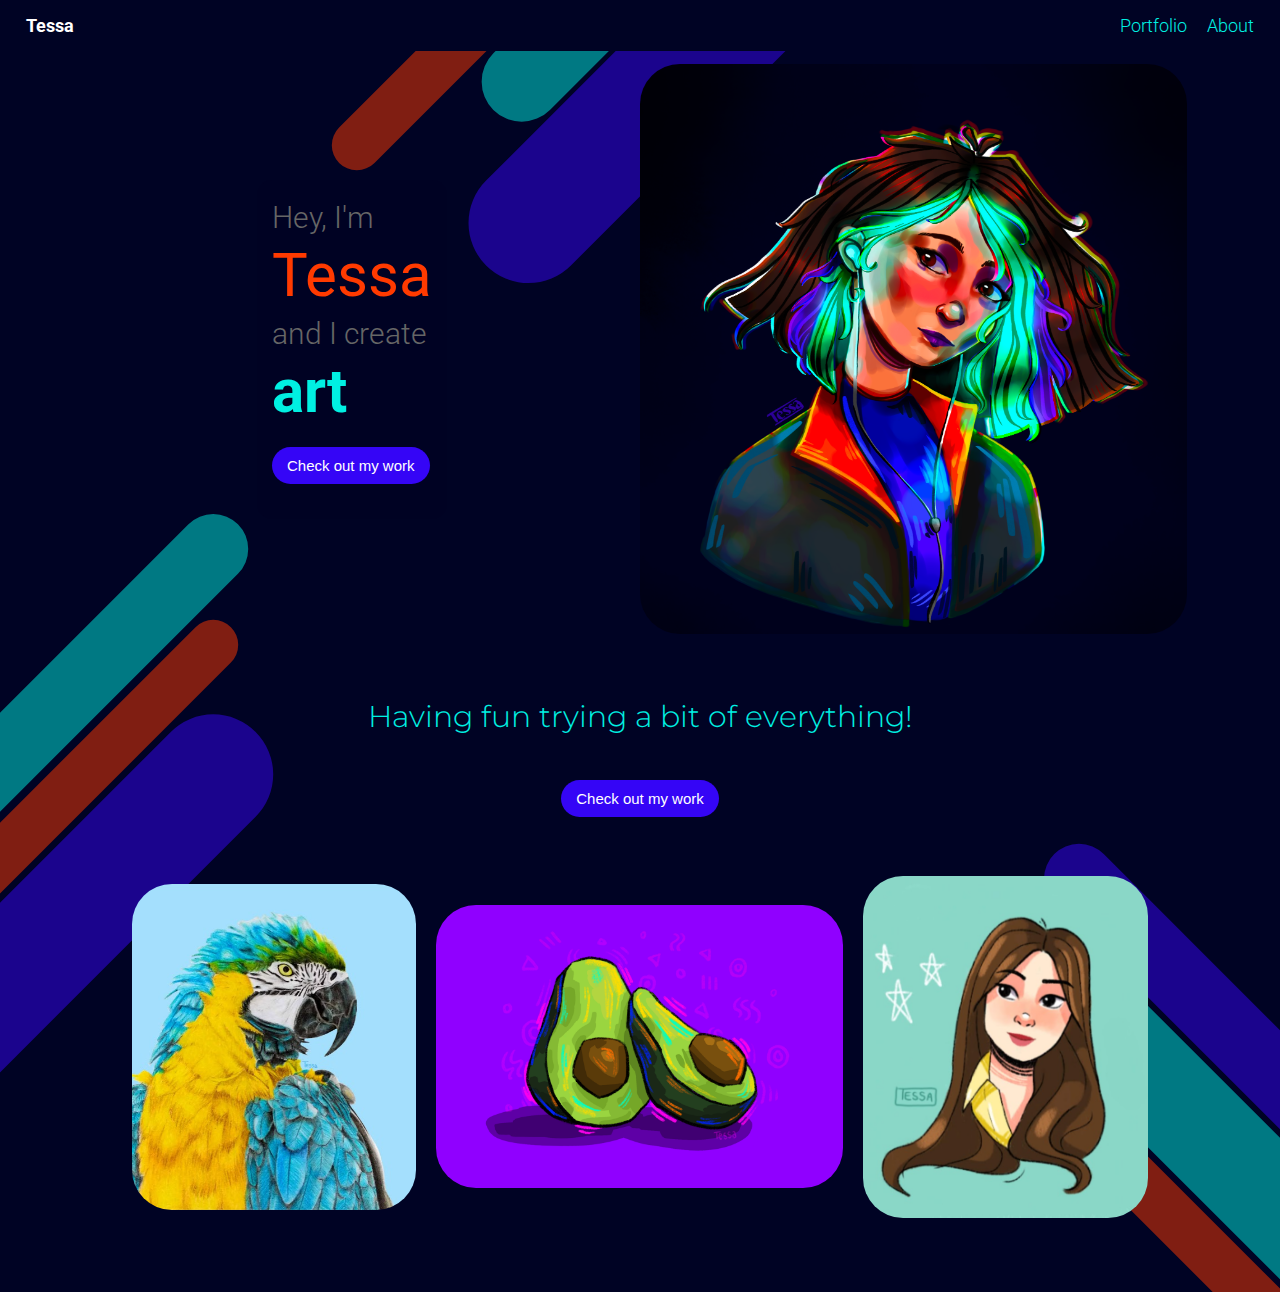
<file: index.html>
<!DOCTYPE html>
<html lang="en">
  <head>
    <meta charset="UTF-8" />
    <meta name="viewport" content="width=device-width, initial-scale=1.0" />
    <link rel="stylesheet" href="style.css" />
    <link rel="stylesheet" href="svgStyle.css" />
    <link rel="preconnect" href="https://fonts.googleapis.com" />
    <link rel="preconnect" href="https://fonts.gstatic.com" crossorigin />
    <link
      href="https://fonts.googleapis.com/css2?family=Montserrat:wght@200;300;400&family=Roboto:wght@100;300;400;700;900&display=swap"
      rel="stylesheet"
    />
    <title>Tessa | Art</title>
  </head>
  <body>
    <div class="navbar">
      <ul>
        <li class="home"><a class="homeText" href="index.html">Tessa</a></li>
        <li><a href="about.html">About</a></li>
        <li><a href="portfolio.html">Portfolio</a></li>
      </ul>
    </div>
    <div class="sectionA">
      <div class="introContainer">
        <div class="intro">
          <h3>Hey, I'm</h3>
          <h1 class="name">Tessa</h1>
          <h3>and I create</h3>
          <h1 class="artText">art</h1>
          <button class="portfolioButton">Check out my work</button>
        </div>
      </div>
      <div>
        <img class="introImg" src="img/newTitleMorgan.PNG" alt="hi" />
      </div>
    </div>
    <div class="svg">
      <svg class="a1">
        <rect
          class="pinkRect"
          x="50"
          y="20"
          rx="25"
          ry="25"
          width="50"
          height="390"
          transform="rotate(45)"
        ></rect>
      </svg>
      <svg class="a2">
        <rect
          class="blueRect"
          x="50"
          y="20"
          rx="40"
          ry="40"
          width="80"
          height="300"
          transform="rotate(45)"
        ></rect>
      </svg>
      <svg class="a3">
        <rect
          class="purpleRect"
          x="50"
          y="20"
          rx="60"
          ry="60"
          width="120"
          height="500"
          transform="rotate(45)"
        ></rect>
      </svg>
    </div>
    <div class="svg">
      <svg class="a4">
        <rect
          class="blueRect"
          x="50"
          y="20"
          rx="35"
          ry="35"
          width="70"
          height="750"
          transform="rotate(45)"
        ></rect>
      </svg>
      <svg class="a5">
        <rect
          class="pinkRect"
          x="50"
          y="20"
          rx="25"
          ry="25"
          width="50"
          height="1000"
          transform="rotate(45)"
        ></rect>
      </svg>
      <svg class="a6">
        <rect
          class="purpleRect"
          x="50"
          y="20"
          rx="60"
          ry="60"
          width="120"
          height="500"
          transform="rotate(45)"
        ></rect>
      </svg>
    </div>
    <div class="sectionB">
      <h2>Having fun trying a bit of everything!</h2>
      <button class="portfolioButton">Check out my work</button>
      <div class="images">
        <div class="leftImg">
          <img src="img/Parrot.PNG" />
        </div>
        <div class="centralImg">
          <img src="img/Avocado.PNG" />
        </div>
        <div class="rightImg">
          <img src="img/Girl.PNG" />
        </div>
      </div>
    </div>
    <div class="svg">
      <svg class="b1">
        <rect
          class="purpleRect"
          x="50"
          y="20"
          rx="35"
          ry="35"
          width="70"
          height="750"
          transform="rotate(-45)"
        ></rect>
      </svg>
      <svg class="b2">
        <rect
          class="blueRect"
          x="50"
          y="20"
          rx="50"
          ry="50"
          width="100"
          height="600"
          transform="rotate(-45)"
        ></rect>
      </svg>
      <svg class="b3">
        <rect
          class="pinkRect"
          x="50"
          y="20"
          rx="25"
          ry="25"
          width="50"
          height="700"
          transform="rotate(-45)"
        ></rect>
      </svg>
    </div>
  </body>
  <footer>
    <script src="script.js"></script>
  </footer>
</html>
</file>
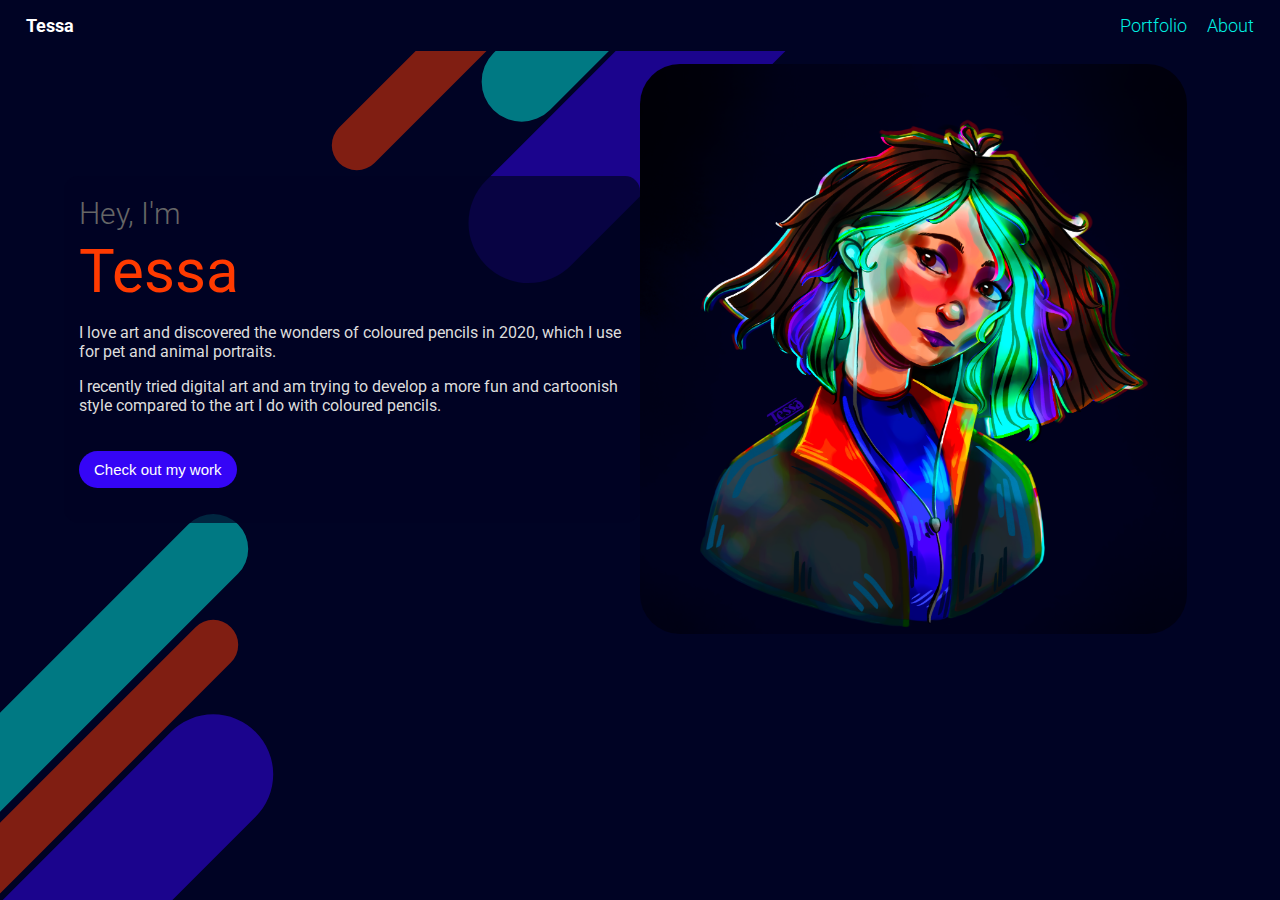
<file: about.html>
<!DOCTYPE html>
<html lang="en">
  <head>
    <meta charset="UTF-8" />
    <meta name="viewport" content="width=device-width, initial-scale=1.0" />
    <link rel="stylesheet" href="style.css" />
    <link rel="stylesheet" href="svgStyle.css" />
    <link rel="preconnect" href="https://fonts.googleapis.com" />
    <link rel="preconnect" href="https://fonts.gstatic.com" crossorigin />
    <link
      href="https://fonts.googleapis.com/css2?family=Montserrat:wght@200;300;400&family=Roboto:wght@100;300;400;700;900&display=swap"
      rel="stylesheet"
    />
    <title>Tessa | Art</title>
  </head>
  <body>
    <div class="navbar">
      <ul>
        <li class="home"><a class="homeText" href="index.html">Tessa</a></li>
        <li><a href="about.html">About</a></li>
        <li><a href="portfolio.html">Portfolio</a></li>
      </ul>
    </div>
    <div class="sectionA">
      <div class="introContainer">
        <div class="intro">
          <h3>Hey, I'm</h3>
          <h1 class="name">Tessa</h1>
          <p>
            I love art and discovered the wonders of coloured pencils in 2020,
            which I use for pet and animal portraits.
          </p>
          <p>
            I recently tried digital art and am trying to develop a more fun and
            cartoonish style compared to the art I do with coloured pencils.
          </p>
          <button class="portfolioButton">Check out my work</button>
        </div>
      </div>
      <div>
        <img class="introImg" src="img/newTitleMorgan.PNG" alt="hi" />
      </div>
    </div>
    <div class="svg">
      <svg class="a1">
        <rect
          class="pinkRect"
          x="50"
          y="20"
          rx="25"
          ry="25"
          width="50"
          height="390"
          transform="rotate(45)"
        ></rect>
      </svg>
      <svg class="a2">
        <rect
          class="blueRect"
          x="50"
          y="20"
          rx="40"
          ry="40"
          width="80"
          height="300"
          transform="rotate(45)"
        ></rect>
      </svg>
      <svg class="a3">
        <rect
          class="purpleRect"
          x="50"
          y="20"
          rx="60"
          ry="60"
          width="120"
          height="500"
          transform="rotate(45)"
        ></rect>
      </svg>
    </div>
    <div class="svg">
      <svg class="a4">
        <rect
          class="blueRect"
          x="50"
          y="20"
          rx="35"
          ry="35"
          width="70"
          height="750"
          transform="rotate(45)"
        ></rect>
      </svg>
      <svg class="a5">
        <rect
          class="pinkRect"
          x="50"
          y="20"
          rx="25"
          ry="25"
          width="50"
          height="1000"
          transform="rotate(45)"
        ></rect>
      </svg>
      <svg class="a6">
        <rect
          class="purpleRect"
          x="50"
          y="20"
          rx="60"
          ry="60"
          width="120"
          height="500"
          transform="rotate(45)"
        ></rect>
      </svg>
    </div>
  </body>
  <footer>
    <script src="script.js"></script>
  </footer>
</html>
</file>
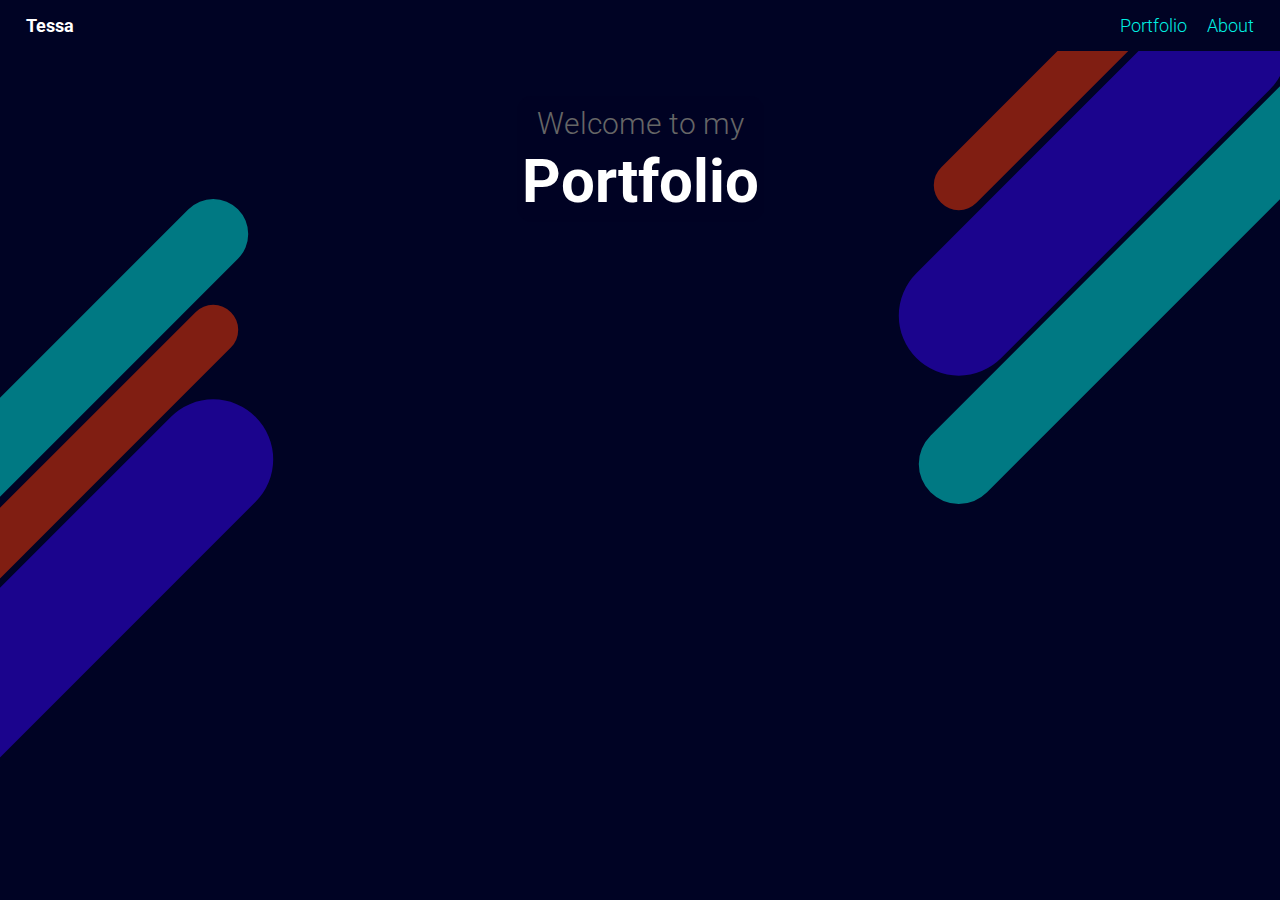
<file: categoryPage.html>
<!DOCTYPE html>
<html lang="en">
  <head>
    <meta charset="UTF-8" />
    <meta name="viewport" content="width=device-width, initial-scale=1.0" />
    <title>Tessa | Portfolio</title>
    <link rel="stylesheet" href="style.css" />
    <link rel="stylesheet" href="stylePortfolio.css" />
    <link rel="stylesheet" href="svgStyle.css" />
    <link rel="preconnect" href="https://fonts.googleapis.com" />
    <link rel="preconnect" href="https://fonts.gstatic.com" crossorigin />
    <link
      href="https://fonts.googleapis.com/css2?family=Montserrat:wght@200;300;400&family=Roboto:wght@100;300;400;700;900&display=swap"
      rel="stylesheet"
    />
  </head>
  <body>
    <div class="navbar">
      <ul>
        <li class="home"><a class="homeText" href="index.html">Tessa</a></li>
        <li><a href="about.html">About</a></li>
        <li><a href="portfolio.html">Portfolio</a></li>
      </ul>
    </div>
    <div class="content">
      <div class="titleContainer">
        <div class="intro">
          <h3>Welcome to my</h3>
          <h1>Portfolio</h1>
        </div>
      </div>
      <div>
        <h2 class="categoryTitle"></h2>
      </div>
      <div class="gallery">
        <div></div>
        <div></div>
        <div></div>
        <div></div>
      </div>
    </div>
    <div class="svg">
      <svg class="p1">
        <rect
          class="pinkRect"
          x="50"
          y="20"
          rx="25"
          ry="25"
          width="50"
          height="390"
          transform="rotate(225)"
        ></rect>
      </svg>
      <svg class="p2">
        <rect
          class="purpleRect"
          x="50"
          y="20"
          rx="60"
          ry="60"
          width="120"
          height="500"
          transform="rotate(225)"
        ></rect>
      </svg>
      <svg class="p3">
        <rect
          class="blueRect"
          x="50"
          y="20"
          rx="40"
          ry="40"
          width="80"
          height="700"
          transform="rotate(225)"
        ></rect>
      </svg>
    </div>
    <div class="svg">
      <svg class="p4">
        <rect
          class="blueRect"
          x="50"
          y="20"
          rx="35"
          ry="35"
          width="70"
          height="750"
          transform="rotate(45)"
        ></rect>
      </svg>
      <svg class="p5">
        <rect
          class="pinkRect"
          x="50"
          y="20"
          rx="25"
          ry="25"
          width="50"
          height="1000"
          transform="rotate(45)"
        ></rect>
      </svg>
      <svg class="p6">
        <rect
          class="purpleRect"
          x="50"
          y="20"
          rx="60"
          ry="60"
          width="120"
          height="500"
          transform="rotate(45)"
        ></rect>
      </svg>
    </div>
  </body>
  <footer>
    <script src="scriptCategoryPage.js"></script>
    <script src="scriptPortfolio.js"></script>
  </footer>
</html>
</file>
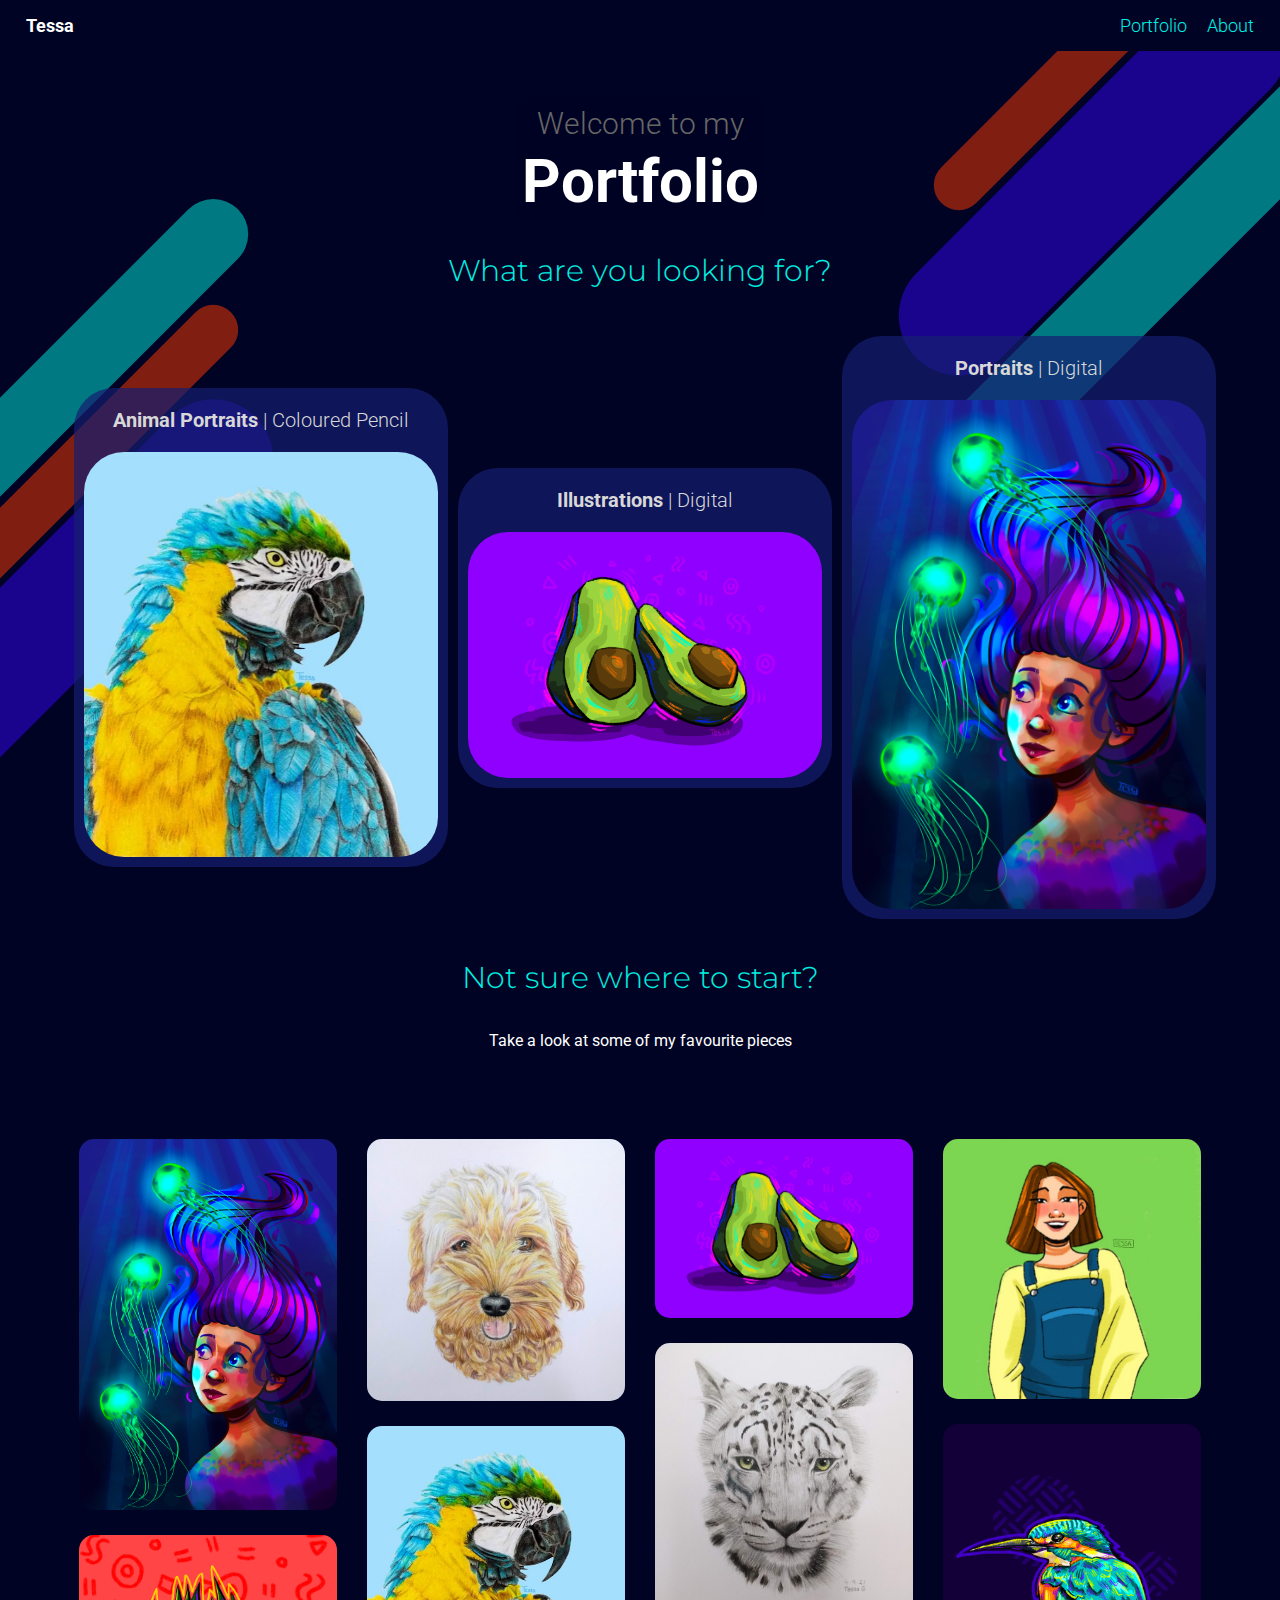
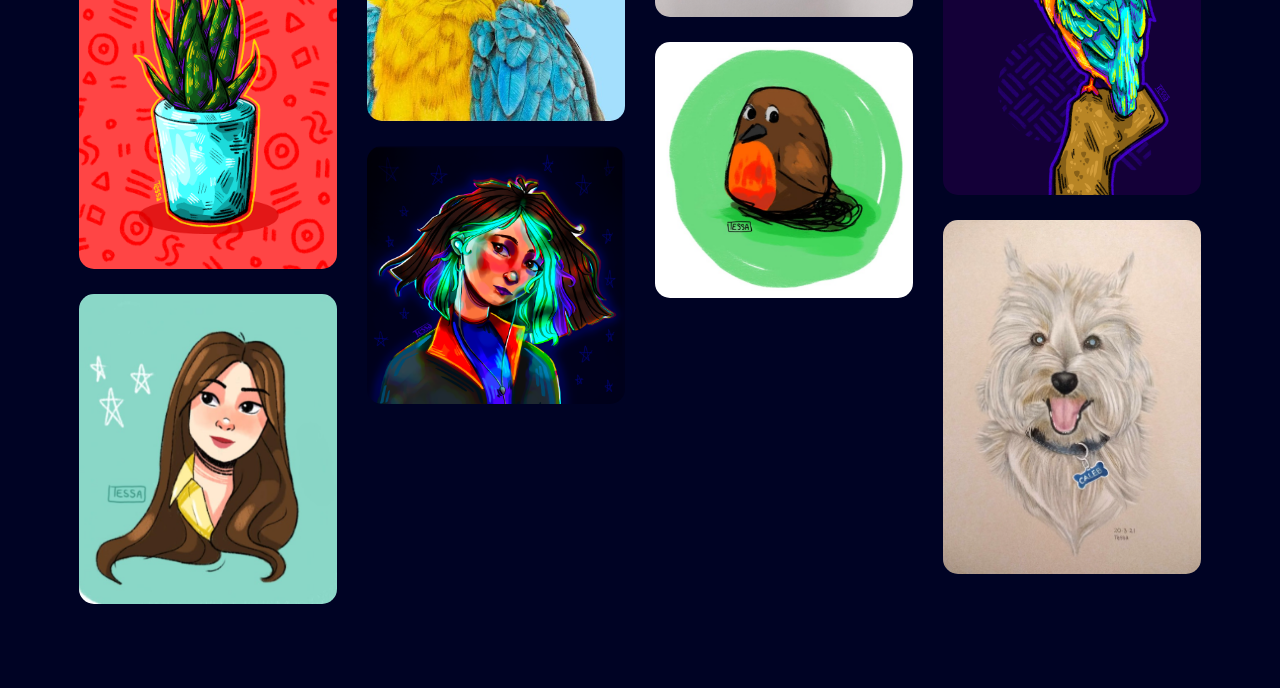
<file: portfolio.html>
<!DOCTYPE html>
<html lang="en">
  <head>
    <meta charset="UTF-8" />
    <meta name="viewport" content="width=device-width, initial-scale=1.0" />
    <title>Tessa | Portfolio</title>
    <link rel="stylesheet" href="style.css" />
    <link rel="stylesheet" href="stylePortfolio.css" />
    <link rel="stylesheet" href="svgStyle.css" />
    <link rel="preconnect" href="https://fonts.googleapis.com" />
    <link rel="preconnect" href="https://fonts.gstatic.com" crossorigin />
    <link
      href="https://fonts.googleapis.com/css2?family=Montserrat:wght@200;300;400&family=Roboto:wght@100;300;400;700;900&display=swap"
      rel="stylesheet"
    />
  </head>
  <body>
    <div class="navbar">
      <ul>
        <li class="home"><a class="homeText" href="index.html">Tessa</a></li>
        <li><a href="about.html">About</a></li>
        <li><a href="portfolio.html">Portfolio</a></li>
      </ul>
    </div>
    <div class="content">
      <div class="titleContainer">
        <div class="intro">
          <h3>Welcome to my</h3>
          <h1>Portfolio</h1>
        </div>
      </div>
      <div>
        <h2>What are you looking for?</h2>
        <div class="images">
          <div class="imgCard">
            <h4><b>Animal Portraits</b> | Coloured Pencil</h4>
            <img src="img/Parrot.PNG" />
          </div>
          <div class="imgCard">
            <h4><b>Illustrations</b> | Digital</h4>
            <img src="img/Avocado.PNG" />
          </div>
          <div class="imgCard">
            <h4><b>Portraits</b> | Digital</h4>
            <img src="img/JellyfishGirl.PNG" />
          </div>
        </div>
      </div>
      <div>
        <h2>Not sure where to start?</h2>
        <p>Take a look at some of my favourite pieces</p>
      </div>
      <div class="gallery">
        <div>
          <div class="imgContainer">
            <img src="img/JellyfishGirl.PNG" />
          </div>

          <div class="imgContainer">
            <img src="img/PotPlant.PNG" />
          </div>

          <div class="imgContainer">
            <img src="img/Girl.PNG" />
          </div>
        </div>
        <div>
          <div class="imgContainer">
            <img src="img/Honey.PNG" />
          </div>

          <div class="imgContainer">
            <img src="img/Parrot.PNG" />
          </div>

          <div class="imgContainer">
            <img src="img/Morgan.PNG" />
          </div>
        </div>
        <div>
          <div class="imgContainer">
            <img src="img/Avocado.PNG" />
          </div>

          <div class="imgContainer">
            <img src="img/SnowCat.PNG" />
          </div>

          <div class="imgContainer">
            <img src="img/Robin.PNG" />
          </div>
        </div>

        <div>
          <div class="imgContainer">
            <img src="img/GirlLaughing.PNG" />
          </div>

          <div class="imgContainer">
            <img src="img/Kingfisher.PNG" />
          </div>

          <div class="imgContainer">
            <img src="img/Caleb.PNG" />
          </div>
        </div>
      </div>
    </div>
    <div class="svg">
      <svg class="p1">
        <rect
          class="pinkRect"
          x="50"
          y="20"
          rx="25"
          ry="25"
          width="50"
          height="390"
          transform="rotate(225)"
        ></rect>
      </svg>
      <svg class="p2">
        <rect
          class="purpleRect"
          x="50"
          y="20"
          rx="60"
          ry="60"
          width="120"
          height="500"
          transform="rotate(225)"
        ></rect>
      </svg>
      <svg class="p3">
        <rect
          class="blueRect"
          x="50"
          y="20"
          rx="40"
          ry="40"
          width="80"
          height="700"
          transform="rotate(225)"
        ></rect>
      </svg>
    </div>
    <div class="svg">
      <svg class="p4">
        <rect
          class="blueRect"
          x="50"
          y="20"
          rx="35"
          ry="35"
          width="70"
          height="750"
          transform="rotate(45)"
        ></rect>
      </svg>
      <svg class="p5">
        <rect
          class="pinkRect"
          x="50"
          y="20"
          rx="25"
          ry="25"
          width="50"
          height="1000"
          transform="rotate(45)"
        ></rect>
      </svg>
      <svg class="p6">
        <rect
          class="purpleRect"
          x="50"
          y="20"
          rx="60"
          ry="60"
          width="120"
          height="500"
          transform="rotate(45)"
        ></rect>
      </svg>
    </div>
  </body>
  <footer>
    <script src="scriptPortfolio.js"></script>
  </footer>
</html>
</file>
<file: style.css>
html,
body {
  margin: 0;
  font-family: "roboto", sans-serif;
  width: 100%;
  height: 100%;
}

body {
  background-color: #000324;
}

.navbar {
  position: fixed;
  top: 0;
  z-index: 2;
  width: 100%;
}

ul {
  list-style-type: none;
  margin: 0;
  padding: 0 1rem;
  background-color: #000324;
  overflow: hidden;
}

li {
  float: right;
}

.home {
  float: left;
}

li a {
  display: block;
  padding: 10px;
  padding-top: 15px;
  padding-bottom: 15px;
  text-decoration: none;
  color: #00f0e2;
  font-size: 18px;
  font-weight: 300;
}

li a:hover:not(.homeText):hover {
  border-bottom: 2px solid;
  padding-bottom: 12px;
}

.homeText {
  font-weight: 700;
  color: #ffffff;
}

.sectionA {
  display: flex;
  position: relative;
  z-index: 1;
  margin-left: 5%;
  margin-right: 5%;
  padding-top: 5%;
}

.sectionA > div {
  flex: 1;
  display: flex;
  align-items: center;
  justify-content: center;
}

.intro {
  background-color: rgba(0, 3, 36, 0.7);
  padding: 15px;
  border-radius: 15px;
}

h3 {
  color: #666666;
  font-weight: 300;
  font-size: 30px;
  margin-top: 5px;
  margin-bottom: 5px;
}

h1 {
  font-size: 60px;
  margin: 0;
}

p {
  color: #dddddd;
}

.name {
  color: #ff3a00;
  font-weight: 400;
}

.artText {
  color: #00f0e2;
}

.introImg {
  width: 95%;
  margin-right: 5%;
}

button {
  padding: 10px;
  padding-left: 15px;
  padding-right: 15px;
  margin-top: 20px;
  margin-bottom: 20px;
  color: #ffffff;
  font-size: 15px;
  background-color: #3505f6;
  border-style: none;
  border-radius: 50px;
}

button:hover {
  background-color: rgb(44, 0, 188);
  cursor: pointer;
}

/* ----------- Section 2 ------------- */

.sectionB {
  position: relative;
  z-index: 1;
  text-align: center;
  width: 90%;
  padding-bottom: 5%;
  margin: 5%;
}

h2 {
  font-family: "Montserrat", sans-serif;
  font-weight: 300;
  color: #00f0e2;
  font-size: 30px;
}

.images {
  display: flex;
  width: 90%;
  margin-left: 5%;
  margin-top: 2.5%;
}

.images > * {
  width: 100%;
  padding: 10px;
  display: flex;
  justify-content: center;
  align-items: center;
}

img {
  width: 100%;
  height: auto;
  border-radius: 40px;
}

.images > div:not(.centralImg) {
  width: 70%;
}

/* --------- section 3 -------------- */

.card {
  background-color: rgba(22, 30, 112, 0.7);
  display: flex;
  padding: 20px;
  border-radius: 40px;
  margin-left: 10%;
  margin-right: 10%;
}

.cardImg {
  width: 40%;
}

.cardText {
  display: flex;
  flex-direction: column;
  align-items: center;
  justify-content: center;
  padding: 20px;
}

.postTitle {
  color: #ffffff;
  font-weight: 400;
}

.postText {
  color: #dddddd;
  font-size: 20px;
}

/* ---------- section 4 ------------- */

.sectionD {
  padding-bottom: 50px;
}

/* --------- media queries ---------- */
@media screen and (min-width: 1800px) {
  h2,
  h3 {
    font-size: 50px;
  }
  h1 {
    font-size: 90px;
  }
  li a,
  .postText,
  p {
    font-size: 25px;
  }
  button {
    font-size: 20px;
    padding: 15px;
    padding-right: 20px;
    padding-left: 20px;
  }
}

@media screen and (max-width: 800px) {
  .sectionA {
    flex-direction: column-reverse;
  }
}

@media screen and (max-width: 600px) {
  h2,
  h3 {
    font-size: 20px;
  }
  h1 {
    font-size: 50px;
  }
  li a,
  .postText,
  p {
    font-size: 15px;
  }
  .images {
    flex-direction: column;
  }
  .images img {
    border-radius: 20px;
  }
  .leftImg,
  .rightImg {
    display: none;
  }
  .centralImg {
    padding: 0;
  }
  .card {
    flex-direction: column-reverse;
  }
  .cardImg {
    width: 100%;
  }

  .sectionA {
    padding-top: 15%;
  }
}
</file>
<file: svgStyle.css>
/* ----------------- general --------------- */

svg {
  overflow: visible;
  position: absolute;
}

rect {
  stroke: none;
  opacity: 0.5;
}

.purpleRect {
  fill: #3505f6;
}

.pinkRect {
  fill: #ff3a00;
}

.blueRect {
  fill: #00f0e2;
}

/* -------------- landing page ------------- */

.a1,
.a2,
.a3 {
  top: -20%;
  left: 45%;
}

.a2 {
  padding-left: 80px;
}

.a3 {
  padding-left: 200px;
}

.a4,
.a5,
.a6 {
  top: 50%;
  left: 15%;
}

.a5 {
  padding-top: 110px;
}

.a6 {
  padding-top: 190px;
}

.b1,
.b2,
.b3 {
  top: 100%;
  right: 0;
}

.b2 {
  padding-top: 150px;
}

.b3 {
  padding-top: 80px;
  padding-right: 150px;
}

.c1,
.c2,
.c3 {
  top: 180%;
  left: 5%;
}

.c2 {
  padding-top: 210px;
}

.c3 {
  padding-top: 160px;
  padding-left: 200px;
}

.c4,
.c5,
.c6 {
  top: 260%;
  right: 0;
}

.c5 {
  padding-top: 110px;
}

.c6 {
  padding-top: 110px;
  padding-right: 150px;
}

/* --------------- portfolio ---------------- */

.p1,
.p2,
.p3 {
  top: 30%;
  right: 0%;
}

.p2 {
  padding-top: 180px;
}

.p3 {
  padding-top: 300px;
}

.p4,
.p5,
.p6 {
  top: 15%;
  left: 15%;
}

.p5 {
  padding-top: 110px;
}

.p6 {
  padding-top: 190px;
}
</file>
<file: stylePortfolio.css>
.content {
  position: absolute;
  padding-top: 7.5%;
  z-index: 1;
  width: 100%;
}

.titleContainer {
  display: flex;
  align-items: center;
  justify-content: center;
}

.content > div > * {
  text-align: center;
  padding: 5px;
}

h1 {
  color: #ffffff;
}

.images {
  justify-content: center;
  align-items: center;
}

h4 {
  font-size: 20px;
  margin: 10px;
  margin-bottom: 20px;
  color: #d8d8d8;
  font-weight: 300;
}

h4 b {
  font-weight: 700;
}

p {
  font-size: 16px;
  color: #ffffff;
  margin: 0;
}

.imgCard {
  display: flex;
  flex-direction: column;
  background-color: rgba(22, 30, 112, 0.7);
  margin: 5px;
  height: fit-content;
  border-radius: 40px;
  transition: background-color 0.5s;
}

.imgCard:hover {
  background-color: rgb(22, 30, 112);
  cursor: pointer;
}

.gallery {
  display: flex;
  flex-wrap: wrap;
  margin: 5%;
}

.gallery div {
  flex: 1;
  padding: 7.5px;
}

.gallery div img {
  border-radius: 15px;
  margin: 5px;
}

.imgContainer img {
  transition: opacity 0.5s;
}

.imgContainer:hover img {
  opacity: 0.3;
  cursor: pointer;
}

.imgContainer:hover .textContainer {
  opacity: 1;
  cursor: pointer;
}

.imgContainer {
  display: flex;
  align-items: center;
  justify-content: center;
}

.textContainer {
  position: absolute;
  opacity: 0;
}

/* ------------ media queries --------------- */
@media screen and (max-width: 600px) {
  .titleContainer {
    padding-top: 5%;
  }

  .gallery div {
    flex: 40%;
  }
}

@media screen and (min-width: 1800px) {
  h4 {
    font-size: 30px;
  }
  p {
    font-size: 20px;
  }
}
</file>
